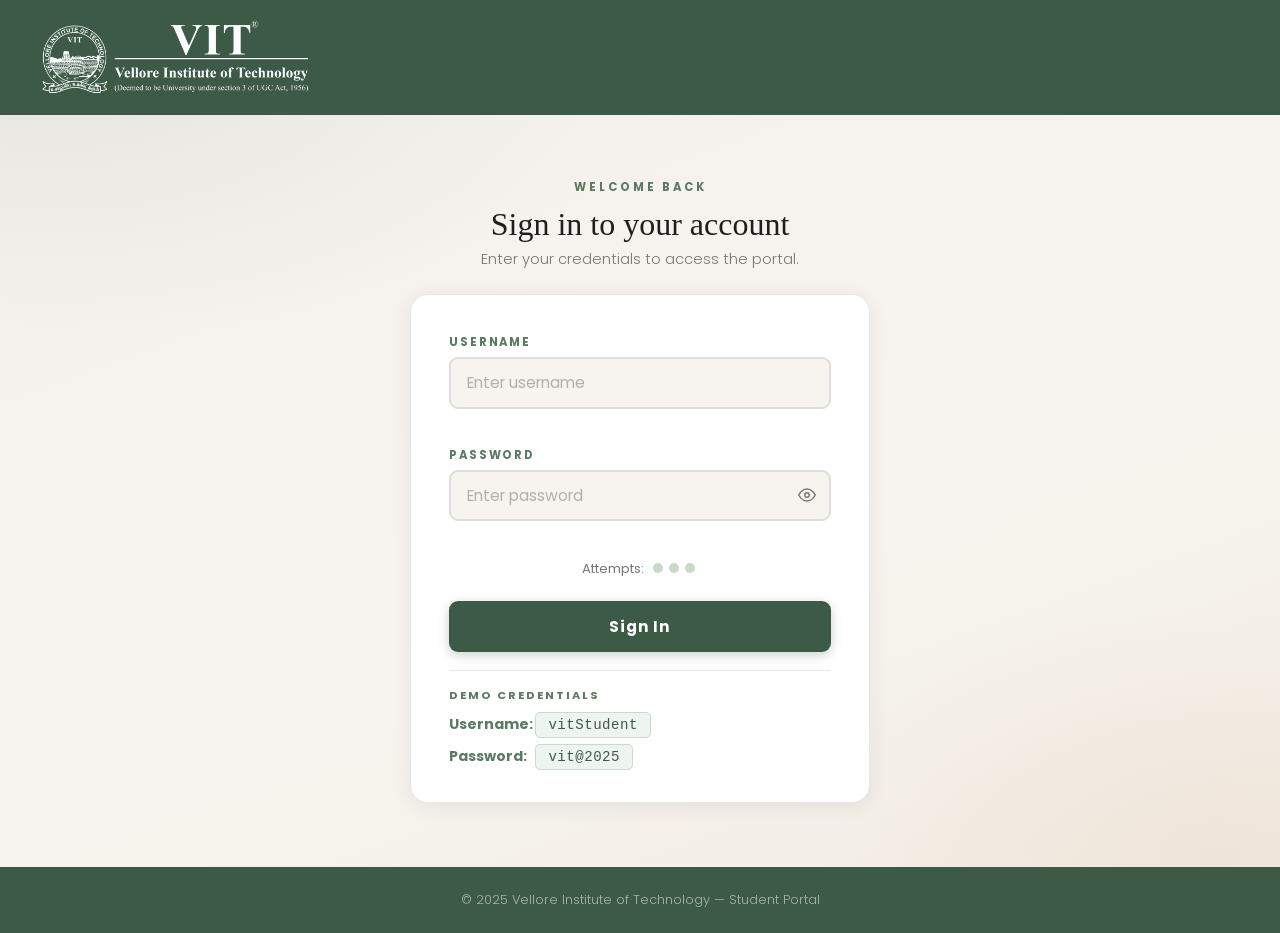
<file: index.html>
<!DOCTYPE html>
<html lang="en">
<head>
  <meta charset="UTF-8"/>
  <meta name="viewport" content="width=device-width, initial-scale=1.0"/>
  <title>Login – VIT Portal</title>
  <link rel="preconnect" href="https://fonts.googleapis.com"/>
  <link rel="preconnect" href="https://fonts.gstatic.com" crossorigin/>
  <link href="https://fonts.googleapis.com/css2?family=Poppins:wght@300;400;600;700&display=swap" rel="stylesheet"/>
  <link rel="stylesheet" href="login.css"/>
</head>
<body>

  <header class="header">
    <div class="header-left">
      <img src="Images/logo.webp" alt="VIT Logo" class="logo-img"/>
    </div>
  </header>

  <main class="main">
    <div class="login-wrapper">

      <div class="login-eyebrow">Welcome Back</div>
      <h1 class="login-heading">Sign in to your account</h1>
      <p class="login-sub">Enter your credentials to access the portal.</p>

      <div class="login-box">

        <div class="field-group">
          <label class="field-label" for="username">Username</label>
          <input type="text" id="username" class="field-input" placeholder="Enter username"
                 onkeydown="if(event.key==='Enter') attemptLogin()"/>
          <span class="err-msg" id="usernameErr"></span>
        </div>

        <div class="field-group">
          <label class="field-label" for="password">Password</label>
          <div class="password-wrap">
            <input type="password" id="password" class="field-input" placeholder="Enter password"
                   onkeydown="if(event.key==='Enter') attemptLogin()"/>
            <button class="toggle-pw" type="button" onclick="togglePassword()" tabindex="-1">
              <svg id="eyeIcon" xmlns="http://www.w3.org/2000/svg" width="18" height="18" fill="none" viewBox="0 0 24 24" stroke="currentColor" stroke-width="2">
                <path d="M1 12s4-8 11-8 11 8 11 8-4 8-11 8-11-8-11-8z"/>
                <circle cx="12" cy="12" r="3"/>
              </svg>
            </button>
          </div>
          <span class="err-msg" id="passwordErr"></span>
        </div>

        <div id="alertBox" class="alert-box hidden"></div>

        <div class="attempts-row" id="attemptsRow"></div>

        <button id="loginBtn" class="login-btn" onclick="attemptLogin()"
                onmouseover="if(!this.disabled) this.classList.add('hovered')"
                onmouseout="this.classList.remove('hovered')">
          Sign In
        </button>

        <div class="demo-credentials">
          <span class="demo-label">Demo Credentials</span>
          <div class="demo-row"><span class="demo-key">Username:</span><span class="demo-val" onclick="fillCredentials()" title="Click to autofill">vitStudent</span></div>
          <div class="demo-row"><span class="demo-key">Password:</span><span class="demo-val" onclick="fillCredentials()" title="Click to autofill">vit@2025</span></div>
        </div>

      </div>
    </div>
  </main>

  <footer class="footer">
    <div class="footer-inner">
      <p class="copyright">&copy; 2025 Vellore Institute of Technology &mdash; Student Portal</p>
    </div>
  </footer>

  <script src="login.js"></script>
</body>
</html>
</file>
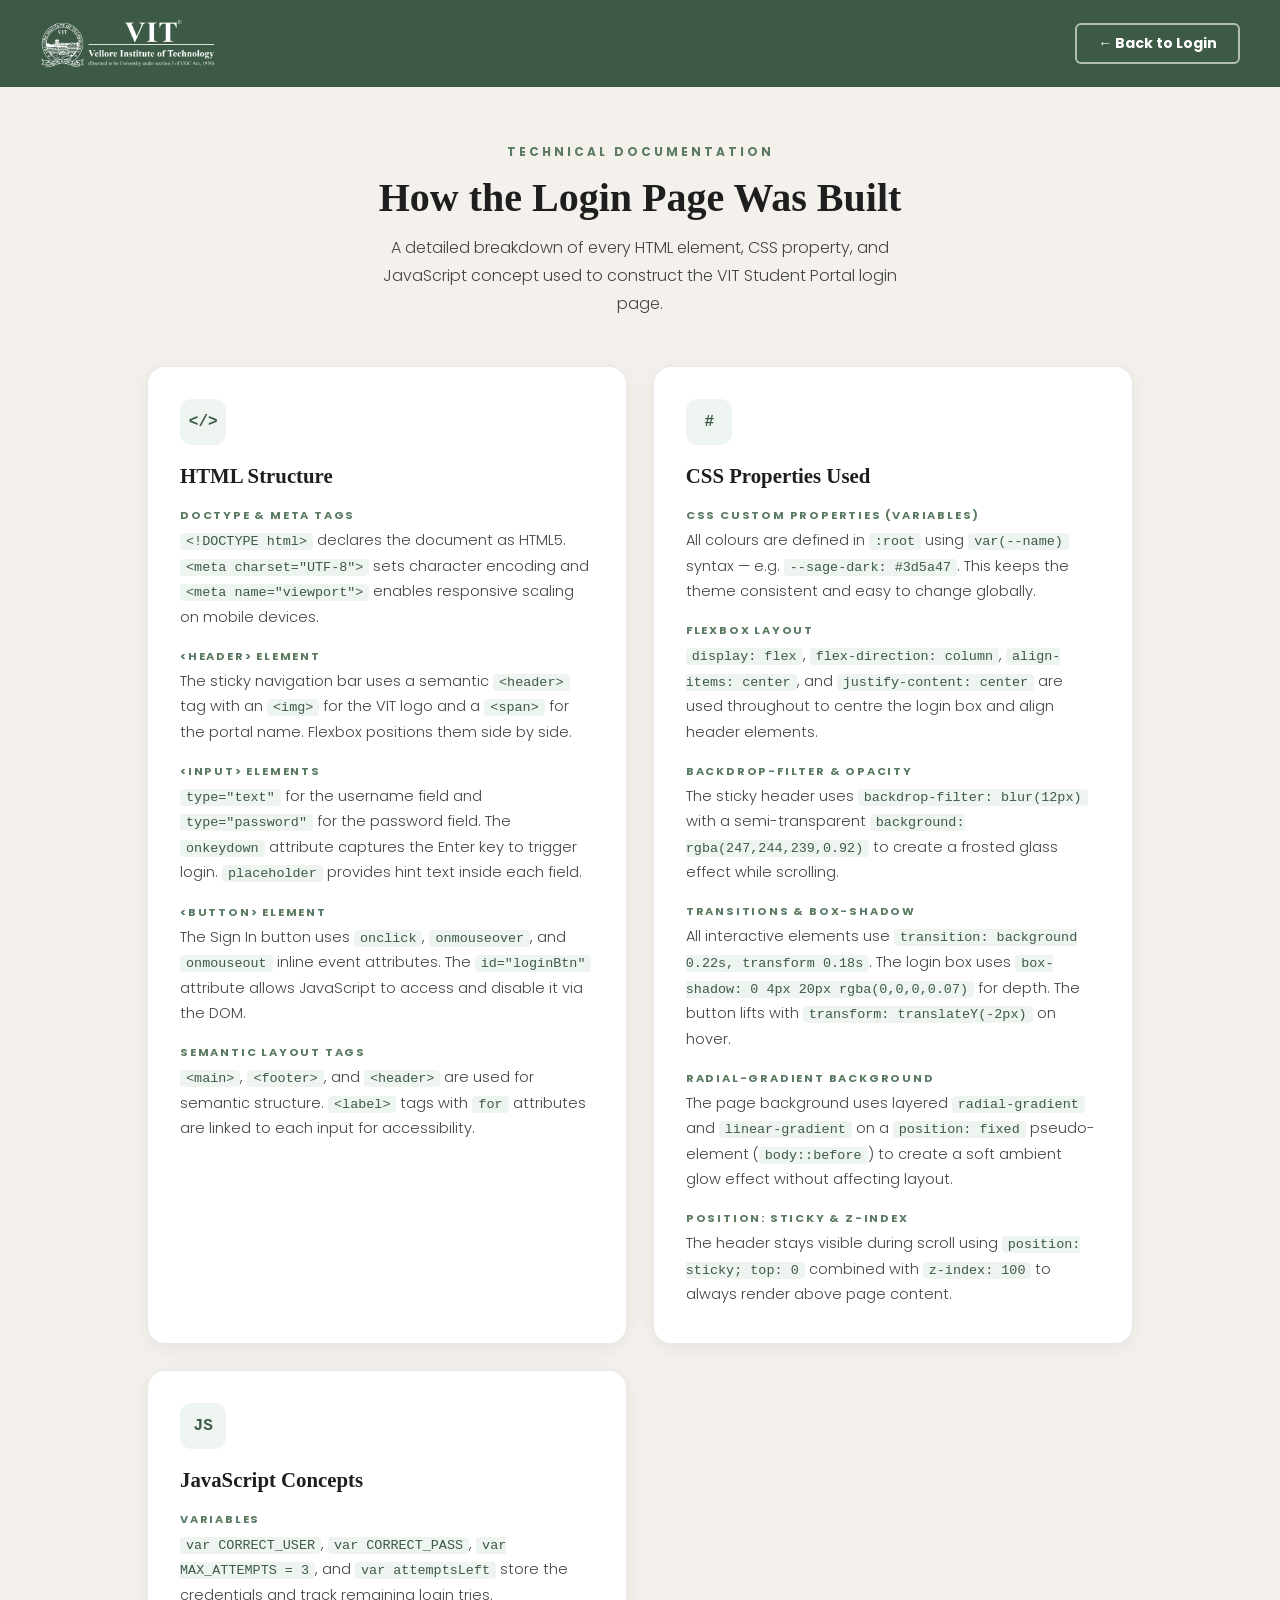
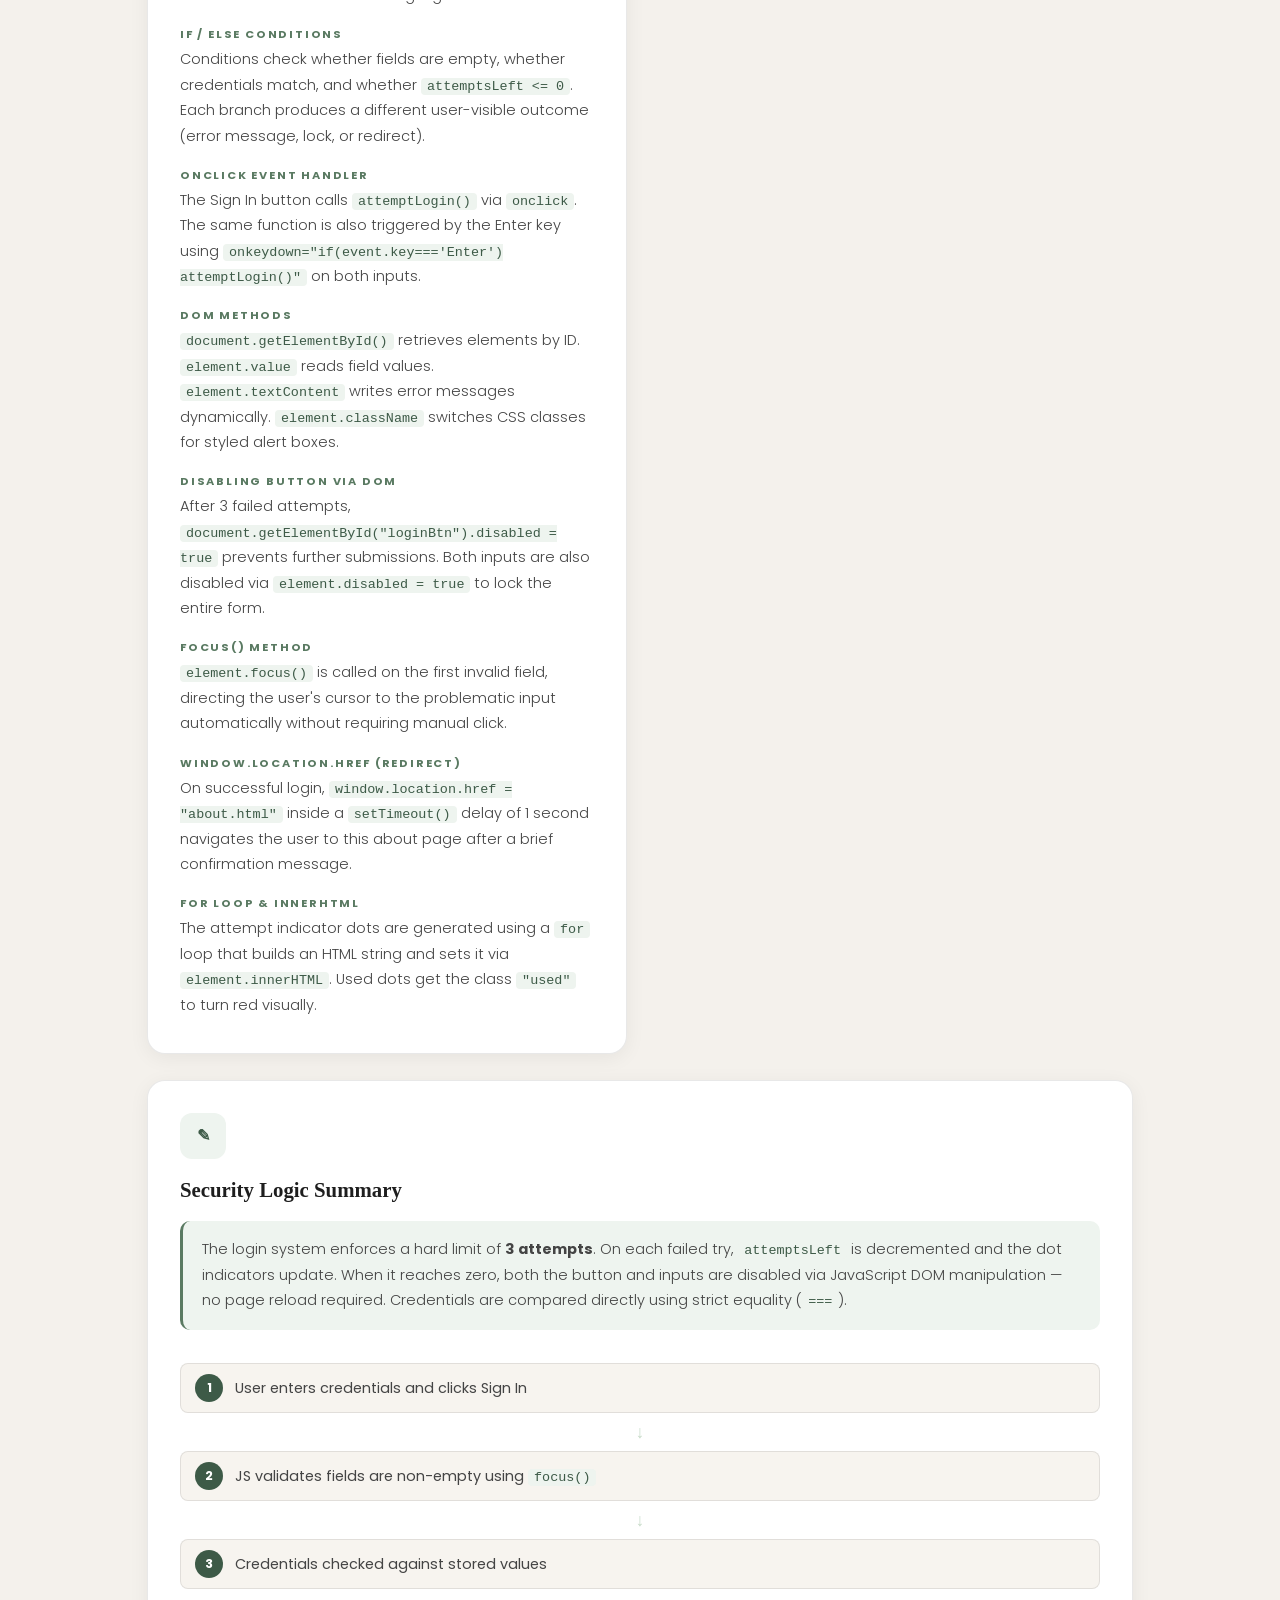
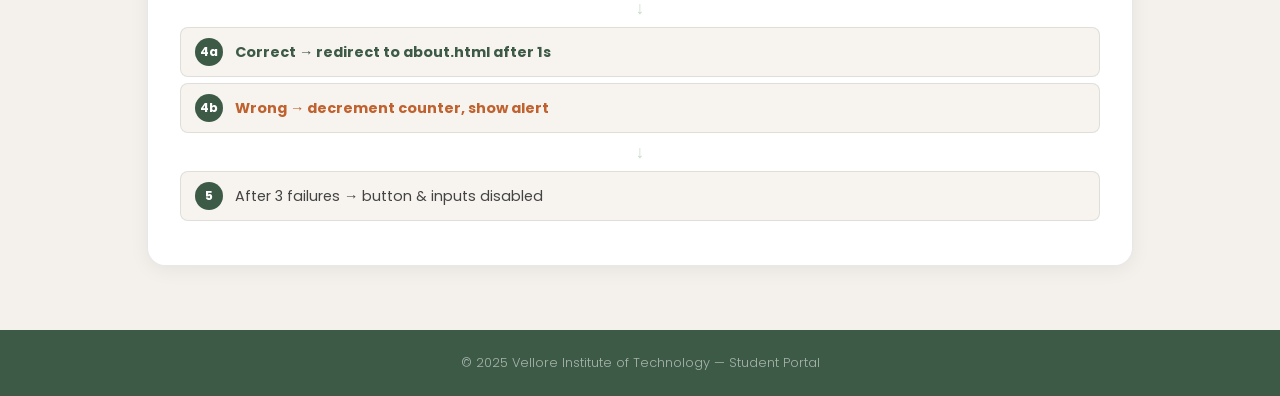
<file: about.html>
<!DOCTYPE html>
<html lang="en">
<head>
  <meta charset="UTF-8"/>
  <meta name="viewport" content="width=device-width, initial-scale=1.0"/>
  <title>About This Page – VIT Portal</title>
  <link rel="preconnect" href="https://fonts.googleapis.com"/>
  <link rel="preconnect" href="https://fonts.gstatic.com" crossorigin/>
  <link href="https://fonts.googleapis.com/css2?family=Poppins:wght@300;400;600;700&display=swap" rel="stylesheet"/>
  <link rel="stylesheet" href="about.css"/>
</head>
<body>

  <header class="header">
    <div class="header-left">
      <img src="Images/logo.webp" alt="VIT Logo" class="logo-img"/>
    </div>
    <div class="header-right">
      <a href="index.html" class="home-btn">&larr; Back to Login</a>
    </div>
  </header>

  <main class="main">

    <div class="page-hero">
      <p class="section-eyebrow">Technical Documentation</p>
      <h1 class="section-title">How the Login Page Was Built</h1>
      <p class="section-sub">
        A detailed breakdown of every HTML element, CSS property, and JavaScript concept
        used to construct the VIT Student Portal login page.
      </p>
    </div>

    <div class="cards-grid">

      <div class="info-card">
        <div class="card-icon">&#60;/&#62;</div>
        <h2 class="card-title">HTML Structure</h2>
        <div class="card-body">
          <div class="info-block">
            <span class="info-label">DOCTYPE &amp; meta tags</span>
            <p class="info-text">
              <code>&lt;!DOCTYPE html&gt;</code> declares the document as HTML5.
              <code>&lt;meta charset="UTF-8"&gt;</code> sets character encoding and
              <code>&lt;meta name="viewport"&gt;</code> enables responsive scaling on mobile devices.
            </p>
          </div>
          <div class="info-block">
            <span class="info-label">&lt;header&gt; element</span>
            <p class="info-text">
              The sticky navigation bar uses a semantic <code>&lt;header&gt;</code> tag
              with an <code>&lt;img&gt;</code> for the VIT logo and a <code>&lt;span&gt;</code>
              for the portal name. Flexbox positions them side by side.
            </p>
          </div>
          <div class="info-block">
            <span class="info-label">&lt;input&gt; elements</span>
            <p class="info-text">
              <code>type="text"</code> for the username field and
              <code>type="password"</code> for the password field. The <code>onkeydown</code>
              attribute captures the Enter key to trigger login. <code>placeholder</code>
              provides hint text inside each field.
            </p>
          </div>
          <div class="info-block">
            <span class="info-label">&lt;button&gt; element</span>
            <p class="info-text">
              The Sign In button uses <code>onclick</code>, <code>onmouseover</code>, and
              <code>onmouseout</code> inline event attributes. The <code>id="loginBtn"</code>
              attribute allows JavaScript to access and disable it via the DOM.
            </p>
          </div>
          <div class="info-block">
            <span class="info-label">Semantic layout tags</span>
            <p class="info-text">
              <code>&lt;main&gt;</code>, <code>&lt;footer&gt;</code>, and <code>&lt;header&gt;</code>
              are used for semantic structure. <code>&lt;label&gt;</code> tags with <code>for</code>
              attributes are linked to each input for accessibility.
            </p>
          </div>
        </div>
      </div>

      <div class="info-card">
        <div class="card-icon">&#35;</div>
        <h2 class="card-title">CSS Properties Used</h2>
        <div class="card-body">
          <div class="info-block">
            <span class="info-label">CSS Custom Properties (Variables)</span>
            <p class="info-text">
              All colours are defined in <code>:root</code> using <code>var(--name)</code> syntax —
              e.g. <code>--sage-dark: #3d5a47</code>. This keeps the theme consistent
              and easy to change globally.
            </p>
          </div>
          <div class="info-block">
            <span class="info-label">Flexbox Layout</span>
            <p class="info-text">
              <code>display: flex</code>, <code>flex-direction: column</code>,
              <code>align-items: center</code>, and <code>justify-content: center</code>
              are used throughout to centre the login box and align header elements.
            </p>
          </div>
          <div class="info-block">
            <span class="info-label">backdrop-filter &amp; opacity</span>
            <p class="info-text">
              The sticky header uses <code>backdrop-filter: blur(12px)</code> with a
              semi-transparent <code>background: rgba(247,244,239,0.92)</code> to create
              a frosted glass effect while scrolling.
            </p>
          </div>
          <div class="info-block">
            <span class="info-label">Transitions &amp; box-shadow</span>
            <p class="info-text">
              All interactive elements use <code>transition: background 0.22s, transform 0.18s</code>.
              The login box uses <code>box-shadow: 0 4px 20px rgba(0,0,0,0.07)</code>
              for depth. The button lifts with <code>transform: translateY(-2px)</code> on hover.
            </p>
          </div>
          <div class="info-block">
            <span class="info-label">radial-gradient background</span>
            <p class="info-text">
              The page background uses layered <code>radial-gradient</code> and
              <code>linear-gradient</code> on a <code>position: fixed</code> pseudo-element
              (<code>body::before</code>) to create a soft ambient glow effect without
              affecting layout.
            </p>
          </div>
          <div class="info-block">
            <span class="info-label">position: sticky &amp; z-index</span>
            <p class="info-text">
              The header stays visible during scroll using <code>position: sticky; top: 0</code>
              combined with <code>z-index: 100</code> to always render above page content.
            </p>
          </div>
        </div>
      </div>

      <div class="info-card">
        <div class="card-icon">JS</div>
        <h2 class="card-title">JavaScript Concepts</h2>
        <div class="card-body">
          <div class="info-block">
            <span class="info-label">Variables</span>
            <p class="info-text">
              <code>var CORRECT_USER</code>, <code>var CORRECT_PASS</code>,
              <code>var MAX_ATTEMPTS = 3</code>, and <code>var attemptsLeft</code>
              store the credentials and track remaining login tries.
            </p>
          </div>
          <div class="info-block">
            <span class="info-label">if / else Conditions</span>
            <p class="info-text">
              Conditions check whether fields are empty, whether credentials match,
              and whether <code>attemptsLeft &lt;= 0</code>. Each branch produces
              a different user-visible outcome (error message, lock, or redirect).
            </p>
          </div>
          <div class="info-block">
            <span class="info-label">onclick Event Handler</span>
            <p class="info-text">
              The Sign In button calls <code>attemptLogin()</code> via <code>onclick</code>.
              The same function is also triggered by the Enter key using
              <code>onkeydown="if(event.key==='Enter') attemptLogin()"</code> on both inputs.
            </p>
          </div>
          <div class="info-block">
            <span class="info-label">DOM Methods</span>
            <p class="info-text">
              <code>document.getElementById()</code> retrieves elements by ID.
              <code>element.value</code> reads field values.
              <code>element.textContent</code> writes error messages dynamically.
              <code>element.className</code> switches CSS classes for styled alert boxes.
            </p>
          </div>
          <div class="info-block">
            <span class="info-label">Disabling Button via DOM</span>
            <p class="info-text">
              After 3 failed attempts, <code>document.getElementById("loginBtn").disabled = true</code>
              prevents further submissions. Both inputs are also disabled via
              <code>element.disabled = true</code> to lock the entire form.
            </p>
          </div>
          <div class="info-block">
            <span class="info-label">focus() Method</span>
            <p class="info-text">
              <code>element.focus()</code> is called on the first invalid field,
              directing the user's cursor to the problematic input automatically
              without requiring manual click.
            </p>
          </div>
          <div class="info-block">
            <span class="info-label">window.location.href (Redirect)</span>
            <p class="info-text">
              On successful login, <code>window.location.href = "about.html"</code>
              inside a <code>setTimeout()</code> delay of 1 second navigates the
              user to this about page after a brief confirmation message.
            </p>
          </div>
          <div class="info-block">
            <span class="info-label">for Loop &amp; innerHTML</span>
            <p class="info-text">
              The attempt indicator dots are generated using a <code>for</code> loop
              that builds an HTML string and sets it via <code>element.innerHTML</code>.
              Used dots get the class <code>"used"</code> to turn red visually.
            </p>
          </div>
        </div>
      </div>

      <div class="info-card fun-card">
        <div class="card-icon">&#9998;</div>
        <h2 class="card-title">Security Logic Summary</h2>
        <div class="card-body">
          <div class="fun-fact-block">
            <p class="info-text">
              The login system enforces a hard limit of <strong>3 attempts</strong>.
              On each failed try, <code>attemptsLeft</code> is decremented and the dot
              indicators update. When it reaches zero, both the button and inputs are
              disabled via JavaScript DOM manipulation — no page reload required.
              Credentials are compared directly using strict equality (<code>===</code>).
            </p>
          </div>
          <div class="flow-steps">
            <div class="step"><span class="step-num">1</span><span>User enters credentials and clicks Sign In</span></div>
            <div class="step-arrow">&#8595;</div>
            <div class="step"><span class="step-num">2</span><span>JS validates fields are non-empty using <code>focus()</code></span></div>
            <div class="step-arrow">&#8595;</div>
            <div class="step"><span class="step-num">3</span><span>Credentials checked against stored values</span></div>
            <div class="step-arrow">&#8595;</div>
            <div class="step"><span class="step-num">4a</span><span class="correct">Correct → redirect to about.html after 1s</span></div>
            <div class="step"><span class="step-num">4b</span><span class="wrong">Wrong → decrement counter, show alert</span></div>
            <div class="step-arrow">&#8595;</div>
            <div class="step"><span class="step-num">5</span><span>After 3 failures → button &amp; inputs disabled</span></div>
          </div>
        </div>
      </div>

    </div>
  </main>

  <footer class="footer">
    <div class="footer-inner">
      <p class="copyright">&copy; 2025 Vellore Institute of Technology &mdash; Student Portal</p>
    </div>
  </footer>

</body>
</html>
</file>
<file: login.css>
:root {
  --sage-dark:  #3d5a47;
  --sage-mid:   #5a7a62;
  --sage-pale:  #c8dbc9;
  --sage-light: #eef4ef;
  --terra:      #c0622f;
  --cream:      #f7f4ef;
  --white:      #ffffff;
  --text-dark:  #1e1e1e;
  --text-mid:   #444444;
  --text-light: #777777;
  --border:     rgba(0,0,0,0.09);
  --err:        #c0392b;
}

*, *::before, *::after { margin: 0; padding: 0; box-sizing: border-box; }
html { scroll-behavior: smooth; }

body {
  font-family: 'Poppins', sans-serif;
  background: var(--cream);
  color: var(--text-dark);
  min-height: 100vh;
  display: flex;
  flex-direction: column;
}

body::before {
  content: '';
  position: fixed;
  inset: 0;
  z-index: -1;
  background:
    radial-gradient(ellipse 80% 60% at 5% 5%, rgba(90,122,98,0.1) 0%, transparent 55%),
    radial-gradient(ellipse 60% 50% at 95% 95%, rgba(192,98,47,0.07) 0%, transparent 55%),
    linear-gradient(160deg, #f4f1ec 0%, #f7f4ef 60%, #f2ede4 100%);
}

.header {
  position: sticky;
  top: 0;
  z-index: 100;
  display: flex;
  align-items: center;
  justify-content: space-between;
  padding: 1.1rem 2.5rem;
  background: var(--sage-dark);
  
  border-bottom: none;
}

.header-left {
  display: flex;
  align-items: center;
  gap: 14px;
}

.logo-img {
  height: 80px;
  width: auto;
}

.logo-text {
  font-family: 'Times New Roman', Times, serif;
  font-size: 1.2rem;
  font-weight: 700;
  color: var(--white);
  letter-spacing: 0.3px;
}

.main {
  flex: 1;
  display: flex;
  align-items: center;
  justify-content: center;
  padding: 4rem 1.5rem;
}

.login-wrapper {
  width: 100%;
  max-width: 460px;
  display: flex;
  flex-direction: column;
  align-items: center;
  gap: 6px;
  animation: fadeUp 0.7s ease both;
}

.login-eyebrow {
  font-size: 0.72rem;
  font-weight: 700;
  letter-spacing: 3px;
  text-transform: uppercase;
  color: var(--sage-mid);
  margin-bottom: 4px;
}

.login-heading {
  font-family: 'Times New Roman', Times, serif;
  font-size: 2rem;
  font-weight: 500;
  color: var(--text-dark);
  text-align: center;
}

.login-sub {
  font-size: 0.92rem;
  font-weight: 300;
  color: var(--text-light);
  margin-bottom: 10px;
  text-align: center;
}

.login-box {
  width: 100%;
  background: var(--white);
  border-radius: 18px;
  border: 1px solid var(--border);
  box-shadow: 0 4px 20px rgba(0,0,0,0.07);
  padding: 2.4rem 2.4rem 2rem;
  display: flex;
  flex-direction: column;
  gap: 18px;
  margin-top: 8px;
}

.field-group {
  display: flex;
  flex-direction: column;
  gap: 6px;
}

.field-label {
  font-size: 0.72rem;
  font-weight: 700;
  letter-spacing: 1.8px;
  text-transform: uppercase;
  color: var(--sage-mid);
}

.field-input {
  font-family: 'Poppins', sans-serif;
  font-size: 0.97rem;
  padding: 0.78rem 1rem;
  border: 2px solid #ddd;
  border-radius: 9px;
  background: var(--cream);
  color: var(--text-dark);
  outline: none;
  transition: border-color 0.2s, box-shadow 0.2s;
  width: 100%;
}
.field-input::placeholder { color: #b0b0b0; }
.field-input:focus {
  border-color: var(--sage-mid);
  box-shadow: 0 0 0 3px rgba(90,122,98,0.15);
}

.password-wrap {
  position: relative;
}
.password-wrap .field-input {
  padding-right: 2.8rem;
}
.toggle-pw {
  position: absolute;
  right: 0.9rem;
  top: 50%;
  transform: translateY(-50%);
  background: none;
  border: none;
  cursor: pointer;
  color: var(--text-light);
  display: flex;
  align-items: center;
  padding: 0;
  transition: color 0.2s;
}
.toggle-pw:hover { color: var(--sage-mid); }

.err-msg {
  font-size: 0.8rem;
  color: var(--err);
  font-style: italic;
  min-height: 14px;
}

.alert-box {
  padding: 0.85rem 1.1rem;
  border-radius: 9px;
  font-size: 0.92rem;
  font-weight: 400;
  line-height: 1.5;
}
.alert-box.error {
  background: #fdecea;
  border: 1px solid #f5c6c2;
  color: #c0392b;
}
.alert-box.locked {
  background: #fff3e0;
  border: 1px solid #ffe0b2;
  color: #e65100;
}
.hidden { display: none !important; }

.attempts-row {
  font-size: 0.82rem;
  color: var(--text-light);
  text-align: center;
  min-height: 18px;
}

.attempts-row .dot {
  display: inline-block;
  width: 10px;
  height: 10px;
  border-radius: 50%;
  margin: 0 3px;
  background: var(--sage-pale);
  transition: background 0.3s;
}
.attempts-row .dot.used { background: var(--terra); }

.login-btn {
  font-family: 'Poppins', sans-serif;
  font-size: 0.95rem;
  font-weight: 700;
  padding: 0.85rem;
  width: 100%;
  background: var(--sage-dark);
  color: var(--white);
  border: none;
  border-radius: 9px;
  cursor: pointer;
  letter-spacing: 0.8px;
  transition: background 0.22s, transform 0.18s, box-shadow 0.22s;
  box-shadow: 0 3px 12px rgba(61,90,71,0.28);
  margin-top: 4px;
}
.login-btn.hovered { background: var(--sage-mid); transform: translateY(-2px); box-shadow: 0 6px 20px rgba(61,90,71,0.35); }
.login-btn:disabled {
  background: #b0b0b0;
  cursor: not-allowed;
  box-shadow: none;
  transform: none;
}

.demo-credentials {
  border-top: 1px solid var(--border);
  padding-top: 16px;
  display: flex;
  flex-direction: column;
  gap: 6px;
}

.demo-label {
  font-size: 0.7rem;
  font-weight: 700;
  letter-spacing: 2px;
  text-transform: uppercase;
  color: var(--sage-mid);
  margin-bottom: 2px;
}

.demo-row {
  display: flex;
  align-items: center;
  gap: 10px;
  font-size: 0.88rem;
}

.demo-key {
  color: var(--sage-mid);
  font-weight: 700;
  width: 76px;
}

.demo-val {
  font-family: 'Courier New', monospace;
  font-size: 0.88rem;
  color: var(--sage-dark);
  background: var(--sage-light);
  padding: 4px 12px;
  border-radius: 5px;
  letter-spacing: 0.5px;
  cursor: pointer;
  border: 1px solid var(--sage-pale);
  transition: background 0.2s, box-shadow 0.2s;
}
.demo-val:hover {
  background: var(--sage-pale);
  box-shadow: 0 0 0 2px rgba(61,90,71,0.2);
}

.footer {
  background: var(--sage-dark);
  padding: 1.5rem 3rem;
  flex-shrink: 0;
  margin-top: auto;
}
.footer-inner {
  max-width: 1050px;
  margin: 0 auto;
  display: flex;
  justify-content: center;
}
.copyright {
  font-size: 0.8rem;
  font-weight: 300;
  color: rgba(255,255,255,0.55);
}

@keyframes fadeUp {
  from { opacity: 0; transform: translateY(20px); }
  to   { opacity: 1; transform: translateY(0); }
}

@media (max-width: 520px) {
  .header { padding: 1rem 1.4rem; }
  .login-box { padding: 1.8rem 1.4rem; }
  .login-heading { font-size: 1.6rem; }
}
</file>
<file: about.css>
:root {
  --sage-dark:  #3d5a47;
  --sage-mid:   #5a7a62;
  --sage-pale:  #c8dbc9;
  --sage-light: #eef4ef;
  --terra:      #c0622f;
  --cream:      #f7f4ef;
  --white:      #ffffff;
  --text-dark:  #1e1e1e;
  --text-mid:   #444444;
  --text-light: #777777;
  --border:     rgba(0,0,0,0.09);
}

*, *::before, *::after { margin: 0; padding: 0; box-sizing: border-box; }
html { scroll-behavior: smooth; }

body {
  font-family: 'Poppins', sans-serif;
  background: #f4f1ec;
  color: #1e1e1e;
  min-height: 100vh;
  display: flex;
  flex-direction: column;
}

.header {
  position: sticky;
  top: 0;
  z-index: 100;
  display: flex;
  align-items: center;
  justify-content: space-between;
  padding: 1.1rem 2.5rem;
  background: #3d5a47;
  border-bottom: none;
}

.header-left { display: flex; align-items: center; gap: 14px; }
.logo-img { height: 52px; width: auto; }

.logo-text {
  font-family: 'Times New Roman', Times, serif;
  font-size: 1.2rem;
  font-weight: 700;
  color: #ffffff;
}

.header-right { display: flex; align-items: center; }

.home-btn {
  padding: 0.5rem 1.3rem;
  font-family: 'Poppins', sans-serif;
  font-size: 0.88rem;
  font-weight: 700;
  color: #ffffff;
  background: transparent;
  border: 2px solid rgba(255,255,255,0.6);
  border-radius: 6px;
  text-decoration: none;
  transition: all 0.2s;
}
.home-btn:hover { background: rgba(255,255,255,0.15); color: #ffffff; transform: translateY(-1px); }

.main {
  flex: 1;
  padding: 3.5rem 2rem 4rem;
  max-width: 1050px;
  margin: 0 auto;
  width: 100%;
}

.page-hero { text-align: center; margin-bottom: 3rem; animation: fadeUp 0.7s ease both; }

.section-eyebrow {
  font-size: 0.75rem;
  font-weight: 700;
  letter-spacing: 3px;
  text-transform: uppercase;
  color: #5a7a62;
  margin-bottom: 0.8rem;
}

.section-title {
  font-family: 'Times New Roman', Times, serif;
  font-size: 2.5rem;
  font-weight: 700;
  color: #1e1e1e;
  margin-bottom: 0.8rem;
}

.section-sub {
  font-size: 1rem;
  font-weight: 300;
  color: #444444;
  line-height: 1.75;
  max-width: 560px;
  margin: 0 auto;
}

.cards-grid { display: grid; grid-template-columns: 1fr 1fr; gap: 1.6rem; }

.info-card {
  background: #ffffff;
  border-radius: 18px;
  border: 1px solid rgba(0,0,0,0.09);
  box-shadow: 0 4px 20px rgba(0,0,0,0.06);
  padding: 2rem 2rem 2.2rem;
  display: flex;
  flex-direction: column;
  gap: 1.2rem;
  animation: fadeUp 0.7s ease both;
}

.fun-card { grid-column: 1 / -1; }

.card-icon {
  width: 46px;
  height: 46px;
  border-radius: 12px;
  background: #eef4ef;
  color: #3d5a47;
  display: flex;
  align-items: center;
  justify-content: center;
  font-size: 1rem;
  font-weight: 900;
  font-family: 'Courier New', monospace;
  flex-shrink: 0;
}

.card-title {
  font-family: 'Times New Roman', Times, serif;
  font-size: 1.3rem;
  font-weight: 700;
  color: #1e1e1e;
}

.card-body { display: flex; flex-direction: column; gap: 1.1rem; }
.info-block { display: flex; flex-direction: column; gap: 4px; }

.info-label {
  font-size: 0.7rem;
  font-weight: 700;
  letter-spacing: 1.8px;
  text-transform: uppercase;
  color: #5a7a62;
}

.info-text {
  font-size: 0.91rem;
  font-weight: 300;
  color: #444444;
  line-height: 1.75;
}

code {
  font-family: 'Courier New', monospace;
  font-size: 0.84rem;
  background: #eef4ef;
  color: #3d5a47;
  padding: 1px 6px;
  border-radius: 4px;
}

.fun-fact-block {
  background: #eef4ef;
  border-radius: 10px;
  padding: 1rem 1.2rem;
  border-left: 3px solid #5a7a62;
  margin-bottom: 0.5rem;
}

.flow-steps { display: flex; flex-direction: column; gap: 6px; padding: 0.5rem 0; }

.step {
  display: flex;
  align-items: center;
  gap: 12px;
  padding: 10px 14px;
  background: #f7f4ef;
  border-radius: 8px;
  border: 1px solid rgba(0,0,0,0.09);
  font-size: 0.9rem;
  color: #444444;
}

.step-num {
  min-width: 28px;
  height: 28px;
  background: #3d5a47;
  color: #ffffff;
  border-radius: 50%;
  display: flex;
  align-items: center;
  justify-content: center;
  font-size: 0.78rem;
  font-weight: 700;
  flex-shrink: 0;
}

.step-arrow { text-align: center; color: #c8dbc9; font-size: 1.1rem; padding: 0 14px; }
.correct { color: #3d5a47; font-weight: 700; }
.wrong   { color: #c0622f; font-weight: 700; }

.footer { background: #3d5a47; padding: 1.5rem 3rem; flex-shrink: 0; margin-top: auto; }
.footer-inner { max-width: 1050px; margin: 0 auto; display: flex; justify-content: center; }
.copyright { font-size: 0.8rem; font-weight: 300; color: rgba(255,255,255,0.55); }

.hidden { display: none !important; }

@keyframes fadeUp {
  from { opacity: 0; transform: translateY(20px); }
  to   { opacity: 1; transform: translateY(0); }
}

@media (max-width: 820px) {
  .cards-grid { grid-template-columns: 1fr; }
  .fun-card { grid-column: auto; }
  .section-title { font-size: 1.9rem; }
  .header { padding: 1rem 1.4rem; }
  .main { padding: 2.5rem 1.2rem 3rem; }
}
</file>
